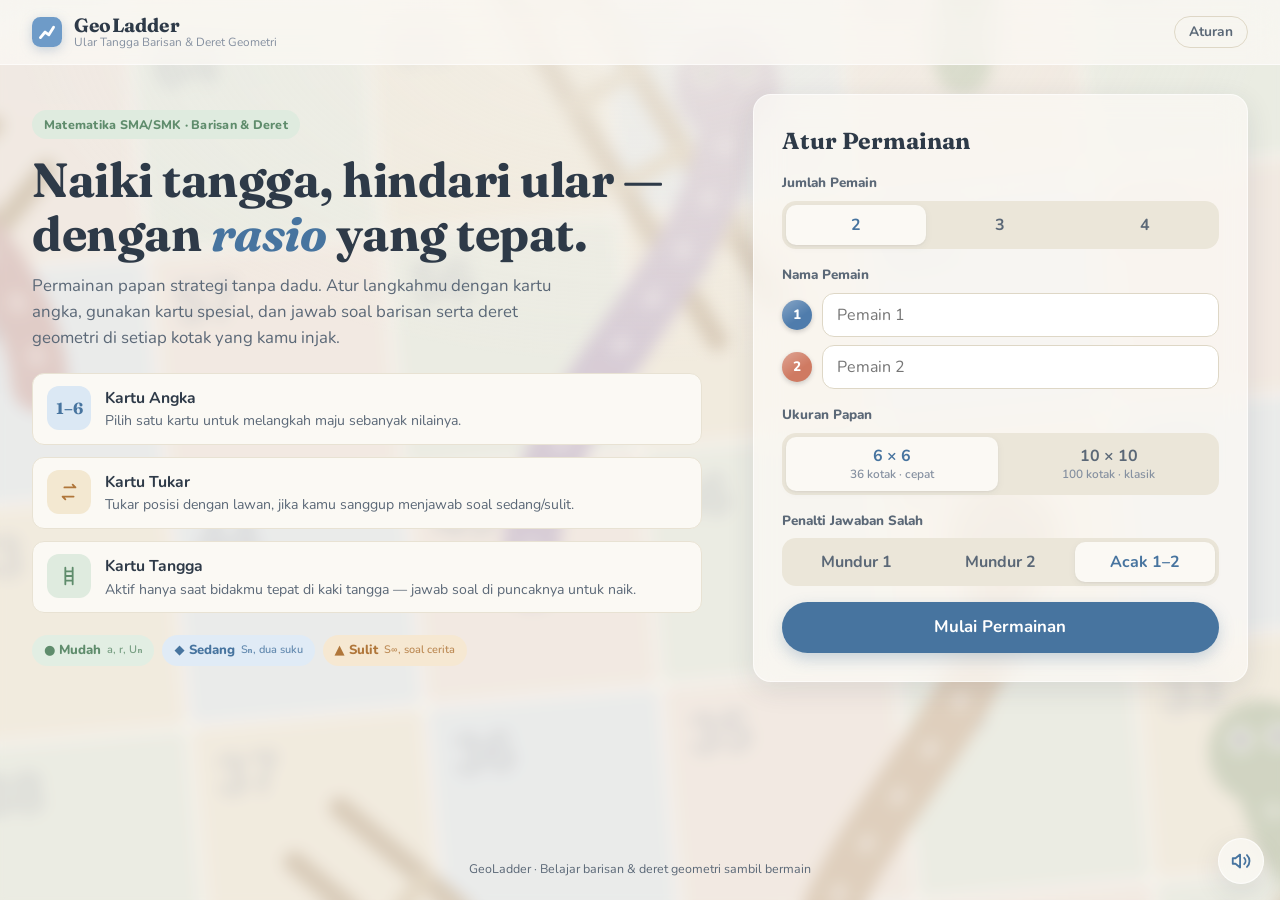
<file: index.html>
<!DOCTYPE html>
<html lang="id">
<head>
  <meta charset="UTF-8">
  <meta name="viewport" content="width=device-width, initial-scale=1, viewport-fit=cover">
  <title>GeoLadder — Ular Tangga Barisan &amp; Deret Geometri</title>
  <meta name="description" content="Permainan papan edukatif ular tangga untuk belajar barisan dan deret geometri. Tanpa dadu, strategi kartu, 2–4 pemain lokal.">
  <meta name="theme-color" content="#f3efe6">
  <link rel="icon" href="data:image/svg+xml,%3Csvg xmlns='http://www.w3.org/2000/svg' viewBox='0 0 32 32'%3E%3Crect width='32' height='32' rx='8' fill='%236e9bc8'/%3E%3Cpath d='M9 22l5-6 4 3 5-8' fill='none' stroke='white' stroke-width='3' stroke-linecap='round' stroke-linejoin='round'/%3E%3C/svg%3E">
  <link rel="preconnect" href="https://fonts.googleapis.com">
  <link rel="preconnect" href="https://fonts.gstatic.com" crossorigin>
  <link href="https://fonts.googleapis.com/css2?family=Fraunces:wght@600;700&family=Nunito:wght@400;600;700;800&display=swap" rel="stylesheet">
  <link rel="stylesheet" href="style.css">
  <link rel="stylesheet" href="teacher.css">
  <link rel="stylesheet" href="theme.css">
</head>
<body>
  <div id="boot-screen" class="boot" role="status" aria-live="polite">
    <div class="boot-card">
      <div class="spinner" aria-hidden="true"></div>
      <strong>GeoLadder</strong>
      <span id="boot-msg">Mengunduh soal terbaru…</span>
    </div>
  </div>
  <div id="app">
    <header class="topbar">
      <a class="brand" href="#" id="brand-link" aria-label="GeoLadder">
        <span class="brand-mark" aria-hidden="true">
          <svg viewBox="0 0 32 32" width="30" height="30"><rect width="32" height="32" rx="9" fill="#6e9bc8"/><path d="M9 22l5-6 4 3 5-8" fill="none" stroke="#fff" stroke-width="3" stroke-linecap="round" stroke-linejoin="round"/></svg>
        </span>
        <span class="brand-text">
          <strong>GeoLadder</strong>
          <small>Ular Tangga Barisan &amp; Deret Geometri</small>
        </span>
      </a>
      <nav class="topbar-actions" aria-label="Menu utama">
        <button class="btn btn-ghost btn-sm" id="btn-rules" type="button">Aturan</button>
        <button class="btn btn-ghost btn-sm is-hidden" id="btn-restart" type="button">Mulai Ulang</button>
        <button class="btn btn-ghost btn-sm is-hidden" id="btn-menu" type="button">Menu</button>
      </nav>
    </header>

    <main class="main">
      <!-- ================= LAYAR PENGATURAN ================= -->
      <section id="screen-setup" class="screen is-active" aria-labelledby="setup-title">
        <div class="setup-grid">
          <div class="setup-hero">
            <span class="eyebrow">Matematika SMA/SMK · Barisan &amp; Deret</span>
            <h1 id="setup-title">Naiki tangga, hindari ular — dengan <em>rasio</em> yang tepat.</h1>
            <p class="lead">
              Permainan papan strategi tanpa dadu. Atur langkahmu dengan kartu angka, gunakan kartu spesial,
              dan jawab soal barisan serta deret geometri di setiap kotak yang kamu injak.
            </p>

            <ul class="feature-list">
              <li>
                <span class="feature-icon fi-blue" aria-hidden="true">1–6</span>
                <div><strong>Kartu Angka</strong><p>Pilih satu kartu untuk melangkah maju sebanyak nilainya.</p></div>
              </li>
              <li>
                <span class="feature-icon fi-sand" aria-hidden="true">
                  <svg viewBox="0 0 24 24" width="22" height="22" fill="none" stroke="currentColor" stroke-width="2" stroke-linecap="round" stroke-linejoin="round"><path d="M7 7h12l-3-3"/><path d="M17 17H5l3 3"/></svg>
                </span>
                <div><strong>Kartu Tukar</strong><p>Tukar posisi dengan lawan, jika kamu sanggup menjawab soal sedang/sulit.</p></div>
              </li>
              <li>
                <span class="feature-icon fi-sage" aria-hidden="true">
                  <svg viewBox="0 0 24 24" width="22" height="22" fill="none" stroke="currentColor" stroke-width="2" stroke-linecap="round" stroke-linejoin="round"><path d="M8 3v18M16 3v18M8 7h8M8 12h8M8 17h8"/></svg>
                </span>
                <div><strong>Kartu Tangga</strong><p>Aktif hanya saat bidakmu tepat di kaki tangga — jawab soal di puncaknya untuk naik.</p></div>
              </li>
            </ul>

            <div class="level-legend" aria-label="Tingkat kesulitan kotak">
              <span class="chip-level lv-easy">● Mudah <small>a, r, Uₙ</small></span>
              <span class="chip-level lv-medium">◆ Sedang <small>Sₙ, dua suku</small></span>
              <span class="chip-level lv-hard">▲ Sulit <small>S∞, soal cerita</small></span>
            </div>
          </div>

          <div class="setup-card panel">
            <h2>Atur Permainan</h2>

            <div class="field">
              <span class="field-label">Jumlah Pemain</span>
              <div class="segmented" id="seg-count" role="radiogroup" aria-label="Jumlah pemain">
                <button type="button" class="seg" role="radio" data-value="2">2</button>
                <button type="button" class="seg" role="radio" data-value="3">3</button>
                <button type="button" class="seg" role="radio" data-value="4">4</button>
              </div>
            </div>

            <div class="field">
              <span class="field-label">Nama Pemain</span>
              <div id="name-fields" class="name-fields"></div>
            </div>

            <div class="field">
              <span class="field-label">Ukuran Papan</span>
              <div class="segmented segmented-wide" id="seg-board" role="radiogroup" aria-label="Ukuran papan">
                <button type="button" class="seg" role="radio" data-value="36"><b>6 × 6</b><small>36 kotak · cepat</small></button>
                <button type="button" class="seg" role="radio" data-value="100"><b>10 × 10</b><small>100 kotak · klasik</small></button>
              </div>
            </div>

            <div class="field">
              <span class="field-label">Penalti Jawaban Salah</span>
              <div class="segmented" id="seg-penalty" role="radiogroup" aria-label="Penalti jawaban salah">
                <button type="button" class="seg" role="radio" data-value="1">Mundur 1</button>
                <button type="button" class="seg" role="radio" data-value="2">Mundur 2</button>
                <button type="button" class="seg" role="radio" data-value="random">Acak 1–2</button>
              </div>
            </div>

            <button id="btn-start" class="btn btn-primary btn-lg btn-block" type="button">Mulai Permainan</button>
          </div>
        </div>
      </section>

      <!-- ================= LAYAR PERMAINAN ================= -->
      <section id="screen-game" class="screen" aria-label="Permainan">
        <div class="game-layout">
          <div class="board-column">
            <div id="board" class="board-host"></div>

            <div class="legend" aria-label="Keterangan papan">
              <span class="legend-item"><i class="lg-dot lv-easy">●</i> Mudah</span>
              <span class="legend-item"><i class="lg-dot lv-medium">◆</i> Sedang</span>
              <span class="legend-item"><i class="lg-dot lv-hard">▲</i> Sulit</span>
              <span class="legend-item">
                <svg viewBox="0 0 24 24" width="18" height="18" fill="none" stroke="#a3805a" stroke-width="2" stroke-linecap="round" aria-hidden="true"><path d="M8 3v18M16 3v18M8 7h8M8 12h8M8 17h8"/></svg>
                Tangga <small>(Kartu Tangga)</small>
              </span>
              <span class="legend-item">
                <svg viewBox="0 0 24 24" width="18" height="18" fill="none" stroke="#c98585" stroke-width="3" stroke-linecap="round" aria-hidden="true"><path d="M5 4c8 0 2 8 7 8s-1 8 7 8"/></svg>
                Ular <small>(jawab benar untuk lolos)</small>
              </span>
            </div>
          </div>

          <aside class="side-column" aria-label="Panel pemain">
            <div class="panel turn-panel" id="turn-panel"></div>
            <div class="panel hand-panel" id="hand-panel"></div>

            <div class="panel tabs-panel">
              <div class="tabs" role="tablist" aria-label="Informasi permainan">
                <button type="button" class="tab is-active" role="tab" data-tab="players" aria-selected="true">Pemain</button>
                <button type="button" class="tab" role="tab" data-tab="scores" aria-selected="false">Papan Skor</button>
                <button type="button" class="tab" role="tab" data-tab="history" aria-selected="false">Riwayat</button>
              </div>
              <div class="tab-body" id="tab-body" role="tabpanel"></div>
            </div>
          </aside>
        </div>
      </section>
    </main>

    <footer class="footer">
      <span>GeoLadder · Belajar barisan &amp; deret geometri sambil bermain</span>
    </footer>
  </div>

  <div id="toast-root" aria-live="polite" aria-atomic="false"></div>
  <div id="modal-root"></div>

  <script src="config.js"></script>
  <script src="utils.js"></script>
  <script src="audio.js"></script>
  <script src="background.js"></script>
  <script src="default_questions.js"></script>
  <script src="cloud.js"></script>
  <script src="questions.js"></script>
  <script src="board.js"></script>
  <script src="game.js"></script>
  <script src="ui.js"></script>
  <script src="teacher.js"></script>
  <script src="main.js"></script>
</body>
</html>
</file>
<file: style.css>
/* =========================================================
   GeoLadder — gaya antarmuka (palet lembut, nyaman di mata)
   ========================================================= */

:root {
  --bg: #f3efe6;
  --bg-2: #ebe6d9;
  --surface: #fbf9f4;
  --surface-2: #f6f2e9;
  --line: #ded7c6;
  --line-soft: #e8e2d3;

  --text: #2e3a48;
  --text-soft: #5b6877;
  --text-mute: #8590a0;

  --blue: #6e9bc8;
  --blue-soft: #dbe8f4;
  --blue-deep: #47749f;

  --sage: #8fb097;
  --sage-soft: #dfebdf;
  --sage-deep: #5f8c6c;

  --sand: #e3d2b0;
  --sand-soft: #f3e8d1;
  --sand-deep: #b0763a;

  --clay-soft: #f4e0d8;
  --clay-deep: #a9604b;

  --easy-bg: #e2eee3;
  --easy-fg: #5f8c6c;
  --medium-bg: #e0ebf6;
  --medium-fg: #47749f;
  --hard-bg: #f6e8d2;
  --hard-fg: #b0763a;

  --shadow-sm: 0 1px 2px rgba(46, 58, 72, 0.06), 0 2px 8px rgba(46, 58, 72, 0.05);
  --shadow-md: 0 8px 28px rgba(46, 58, 72, 0.11);
  --shadow-lg: 0 20px 60px rgba(46, 58, 72, 0.22);

  --radius: 18px;
  --radius-sm: 12px;

  --font: "Nunito", "Segoe UI", system-ui, -apple-system, "Helvetica Neue", Arial, sans-serif;
  --font-display: "Fraunces", Georgia, "Times New Roman", serif;
}

*,
*::before,
*::after {
  box-sizing: border-box;
}

html {
  -webkit-text-size-adjust: 100%;
}

body {
  margin: 0;
  font-family: var(--font);
  color: var(--text);
  line-height: 1.55;
  min-height: 100vh;
  background-color: var(--bg);
  background-image:
    radial-gradient(1100px 560px at 8% -8%, #e6eef5 0%, transparent 62%),
    radial-gradient(900px 480px at 100% 0%, #e7efe5 0%, transparent 58%);
  background-attachment: fixed;
}

body.has-modal {
  overflow: hidden;
}

h1, h2, h3, p {
  margin: 0;
}

button,
input {
  font-family: inherit;
  font-size: inherit;
  color: inherit;
}

button {
  cursor: pointer;
}

:focus-visible {
  outline: 3px solid rgba(110, 155, 200, 0.55);
  outline-offset: 2px;
}

.is-hidden {
  display: none !important;
}

sub, sup {
  line-height: 0;
}

/* ---------- Kerangka ---------- */

#app {
  min-height: 100vh;
  display: flex;
  flex-direction: column;
}

.topbar {
  display: flex;
  align-items: center;
  justify-content: space-between;
  gap: 12px;
  padding: 14px clamp(14px, 3vw, 32px);
}

.brand {
  display: flex;
  align-items: center;
  gap: 12px;
  text-decoration: none;
  color: inherit;
}

.brand-mark {
  display: grid;
  place-items: center;
  filter: drop-shadow(0 3px 6px rgba(71, 116, 159, 0.28));
}

.brand-text {
  display: flex;
  flex-direction: column;
  line-height: 1.15;
}

.brand-text strong {
  font-family: var(--font-display);
  font-size: 1.2rem;
  letter-spacing: 0.01em;
}

.brand-text small {
  color: var(--text-mute);
  font-size: 0.74rem;
}

.topbar-actions {
  display: flex;
  gap: 6px;
}

.main {
  flex: 1;
  width: 100%;
  max-width: 1280px;
  margin: 0 auto;
  padding: 4px clamp(14px, 3vw, 32px) 28px;
}

.footer {
  text-align: center;
  color: var(--text-mute);
  font-size: 0.78rem;
  padding: 14px 16px 22px;
}

.screen {
  display: none;
}

.screen.is-active {
  display: block;
  animation: screenIn 0.4s ease both;
}

/* ---------- Tombol ---------- */

.btn {
  display: inline-flex;
  align-items: center;
  justify-content: center;
  gap: 8px;
  border: 1px solid transparent;
  border-radius: 999px;
  padding: 10px 20px;
  font-weight: 700;
  line-height: 1.2;
  transition: transform 0.15s ease, box-shadow 0.2s ease, background 0.2s ease, border-color 0.2s ease, opacity 0.2s ease;
}

.btn:active:not(:disabled) {
  transform: translateY(1px) scale(0.99);
}

.btn:disabled {
  opacity: 0.5;
  cursor: not-allowed;
}

.btn-primary {
  background: var(--blue-deep);
  color: #fff;
  box-shadow: 0 6px 16px rgba(71, 116, 159, 0.28);
}

.btn-primary:hover:not(:disabled) {
  background: #3e6a94;
  box-shadow: 0 8px 20px rgba(71, 116, 159, 0.34);
}

.btn-soft {
  background: var(--blue-soft);
  color: var(--blue-deep);
}

.btn-soft:hover:not(:disabled) {
  background: #d0e0f0;
}

.btn-sand {
  background: var(--sand-soft);
  color: var(--sand-deep);
  border-color: var(--sand);
}

.btn-ghost {
  background: transparent;
  color: var(--text-soft);
  border-color: var(--line);
}

.btn-ghost:hover:not(:disabled) {
  background: var(--surface);
  color: var(--text);
}

.btn-sm {
  padding: 7px 14px;
  font-size: 0.86rem;
}

.btn-lg {
  padding: 14px 26px;
  font-size: 1.05rem;
}

.btn-block {
  width: 100%;
}

/* ---------- Panel umum ---------- */

.panel {
  background: var(--surface);
  border: 1px solid var(--line-soft);
  border-radius: var(--radius);
  box-shadow: var(--shadow-sm);
  padding: 16px;
}

.panel-title {
  display: flex;
  align-items: baseline;
  justify-content: space-between;
  gap: 8px;
  margin-bottom: 10px;
  font-weight: 800;
  font-size: 0.95rem;
}

.panel-title small {
  color: var(--text-mute);
  font-weight: 600;
}

/* ---------- Chip tingkat ---------- */

.lv-easy {
  --lv-bg: var(--easy-bg);
  --lv-fg: var(--easy-fg);
}

.lv-medium {
  --lv-bg: var(--medium-bg);
  --lv-fg: var(--medium-fg);
}

.lv-hard {
  --lv-bg: var(--hard-bg);
  --lv-fg: var(--hard-fg);
}

.chip-level {
  display: inline-flex;
  align-items: center;
  gap: 6px;
  padding: 5px 12px;
  border-radius: 999px;
  background: var(--lv-bg);
  color: var(--lv-fg);
  font-weight: 800;
  font-size: 0.82rem;
  white-space: nowrap;
}

.chip-level small {
  font-weight: 600;
  opacity: 0.8;
}

.chip-sm {
  padding: 3px 9px;
  font-size: 0.78rem;
}

/* =========================================================
   LAYAR PENGATURAN
   ========================================================= */

.setup-grid {
  display: grid;
  grid-template-columns: minmax(0, 1.15fr) minmax(0, 0.85fr);
  gap: clamp(20px, 4vw, 52px);
  align-items: center;
  padding-top: clamp(4px, 2vw, 26px);
}

.eyebrow {
  display: inline-block;
  padding: 5px 12px;
  border-radius: 999px;
  background: var(--sage-soft);
  color: var(--sage-deep);
  font-weight: 800;
  font-size: 0.78rem;
  letter-spacing: 0.02em;
}

.setup-hero h1 {
  font-family: var(--font-display);
  font-size: clamp(1.9rem, 4.2vw, 3rem);
  line-height: 1.12;
  margin: 14px 0 12px;
  letter-spacing: -0.01em;
}

.setup-hero h1 em {
  font-style: italic;
  color: var(--blue-deep);
}

.lead {
  color: var(--text-soft);
  font-size: 1.05rem;
  max-width: 54ch;
}

.feature-list {
  list-style: none;
  margin: 22px 0;
  padding: 0;
  display: grid;
  gap: 12px;
}

.feature-list li {
  display: flex;
  gap: 14px;
  align-items: flex-start;
  background: var(--surface);
  border: 1px solid var(--line-soft);
  border-radius: var(--radius-sm);
  padding: 12px 14px;
}

.feature-list strong {
  display: block;
  font-size: 0.98rem;
}

.feature-list p {
  color: var(--text-soft);
  font-size: 0.88rem;
}

.feature-icon {
  flex: none;
  width: 44px;
  height: 44px;
  border-radius: 12px;
  display: grid;
  place-items: center;
  font-family: var(--font-display);
  font-weight: 700;
}

.fi-blue { background: var(--blue-soft); color: var(--blue-deep); }
.fi-sand { background: var(--sand-soft); color: var(--sand-deep); }
.fi-sage { background: var(--sage-soft); color: var(--sage-deep); }

.level-legend {
  display: flex;
  flex-wrap: wrap;
  gap: 8px;
}

.setup-card {
  padding: clamp(18px, 3vw, 28px);
  box-shadow: var(--shadow-md);
}

.setup-card h2 {
  font-family: var(--font-display);
  font-size: 1.45rem;
  margin-bottom: 14px;
}

.field {
  margin-bottom: 16px;
}

.field-label {
  display: block;
  font-weight: 800;
  font-size: 0.84rem;
  color: var(--text-soft);
  margin-bottom: 7px;
}

.segmented {
  display: flex;
  gap: 4px;
  padding: 4px;
  background: var(--bg-2);
  border-radius: 14px;
}

.seg {
  flex: 1;
  border: 0;
  background: transparent;
  border-radius: 10px;
  padding: 9px 8px;
  font-weight: 700;
  color: var(--text-soft);
  transition: background 0.2s ease, color 0.2s ease, box-shadow 0.2s ease;
}

.seg:hover {
  color: var(--text);
}

.seg.is-active {
  background: var(--surface);
  color: var(--blue-deep);
  box-shadow: var(--shadow-sm);
}

.segmented-wide .seg {
  display: flex;
  flex-direction: column;
  align-items: center;
  gap: 1px;
  line-height: 1.25;
}

.segmented-wide .seg small {
  font-weight: 600;
  font-size: 0.74rem;
  color: var(--text-mute);
}

.name-fields {
  display: grid;
  gap: 8px;
}

.name-row {
  display: flex;
  align-items: center;
  gap: 10px;
}

.pawn-dot {
  flex: none;
  width: 30px;
  height: 30px;
  border-radius: 50%;
  display: grid;
  place-items: center;
  color: #fff;
  font-weight: 800;
  font-size: 0.85rem;
  background: linear-gradient(145deg, rgba(255, 255, 255, 0.32), rgba(255, 255, 255, 0) 60%), var(--pc);
  box-shadow: 0 2px 5px rgba(0, 0, 0, 0.18);
}

.input {
  flex: 1;
  min-width: 0;
  border: 1.5px solid var(--line);
  background: #fff;
  border-radius: 12px;
  padding: 10px 14px;
  transition: border-color 0.2s ease, box-shadow 0.2s ease;
}

.input:focus {
  outline: none;
  border-color: var(--blue);
  box-shadow: 0 0 0 4px rgba(110, 155, 200, 0.18);
}

/* =========================================================
   LAYAR PERMAINAN
   ========================================================= */

.game-layout {
  display: grid;
  grid-template-columns: minmax(0, 1fr) 390px;
  gap: 22px;
  align-items: start;
}

.board-column {
  display: flex;
  flex-direction: column;
  align-items: center;
  gap: 12px;
  min-width: 0;
}

.board-host {
  width: min(100%, calc(100vh - 150px));
  min-width: 280px;
}

/* ---------- Papan ---------- */

.board {
  position: relative;
  width: 100%;
  aspect-ratio: 1 / 1;
  padding: 10px;
  background: var(--surface);
  border: 1px solid var(--line);
  border-radius: 24px;
  box-shadow: var(--shadow-md);
}

.board-inner {
  position: relative;
  width: 100%;
  height: 100%;
}

.board-grid {
  display: grid;
  grid-template-columns: repeat(var(--cols), minmax(0, 1fr));
  grid-template-rows: repeat(var(--rows), minmax(0, 1fr));
  width: 100%;
  height: 100%;
}

.cell {
  padding: 2px;
  min-width: 0;
  min-height: 0;
  container-type: inline-size;
}

.cell-face {
  position: relative;
  width: 100%;
  height: 100%;
  border-radius: 12px;
  border-radius: clamp(5px, 14cqw, 13px);
  background: var(--lv-bg, var(--surface-2));
  border: 1px solid rgba(46, 58, 72, 0.07);
  color: var(--text);
  overflow: hidden;
  transition: box-shadow 0.25s ease, transform 0.25s ease, background 0.25s ease;
}

.cell-face.is-start {
  background: var(--blue-soft);
}

.cell-face.is-finish {
  background: linear-gradient(145deg, var(--sand-soft), var(--sand));
  border-color: rgba(176, 118, 58, 0.35);
}

.cell-num {
  position: absolute;
  left: 9%;
  top: 6%;
  font-weight: 800;
  font-size: 12px;
  font-size: clamp(9px, 25cqw, 19px);
  color: rgba(46, 58, 72, 0.78);
}

.cell-level {
  position: absolute;
  right: 9%;
  top: 6%;
  font-size: 11px;
  font-size: clamp(8px, 21cqw, 16px);
  color: var(--lv-fg);
  line-height: 1.2;
}

.cell-label {
  position: absolute;
  left: 0;
  right: 0;
  bottom: 12%;
  text-align: center;
  font-weight: 800;
  letter-spacing: 0.06em;
  font-size: 9px;
  font-size: clamp(7px, 16cqw, 12px);
  color: var(--blue-deep);
}

.is-finish .cell-label {
  color: var(--sand-deep);
}

.cell-tag {
  position: absolute;
  left: 50%;
  bottom: 7%;
  transform: translateX(-50%);
  padding: 1px 7px;
  border-radius: 999px;
  font-weight: 800;
  white-space: nowrap;
  font-size: 9px;
  font-size: clamp(7px, 17cqw, 13px);
  line-height: 1.35;
}

.tag-ladder {
  background: rgba(163, 128, 90, 0.17);
  color: #7d5e3b;
}

.tag-snake {
  background: rgba(201, 133, 133, 0.22);
  color: #9a5252;
}

.tag-top {
  background: rgba(163, 128, 90, 0.12);
  color: #8a6c48;
  font-weight: 700;
}

.cell-face.is-landed {
  animation: landed 0.7s ease;
}

.cell-face.is-preview {
  box-shadow: 0 0 0 3px var(--blue), 0 6px 18px rgba(71, 116, 159, 0.28);
  transform: scale(1.04);
  z-index: 2;
  animation: previewPulse 1.4s ease-in-out infinite;
}

.cell-face.is-preview-to {
  box-shadow: 0 0 0 3px var(--sage-deep), 0 6px 18px rgba(95, 140, 108, 0.3);
}

.board-svg {
  position: absolute;
  inset: 0;
  width: 100%;
  height: 100%;
  pointer-events: none;
}

.ladder {
  transition: opacity 0.2s ease;
}

.ladder.is-hl line {
  stroke: #7d5e3b;
}

.pawn-layer {
  position: absolute;
  inset: 0;
  pointer-events: none;
}

.pawn {
  position: absolute;
  left: 0;
  top: 0;
  width: calc(100% / var(--cols) * 0.46);
  aspect-ratio: 1 / 1;
  z-index: 3;
  container-type: inline-size;
  transition:
    left var(--move-ms, 300ms) cubic-bezier(0.4, 0, 0.2, 1),
    top var(--move-ms, 300ms) cubic-bezier(0.4, 0, 0.2, 1),
    transform var(--move-ms, 300ms) cubic-bezier(0.4, 0, 0.2, 1);
}

.pawn.is-active {
  z-index: 5;
}

.pawn-hop,
.pawn-body {
  width: 100%;
  height: 100%;
}

.pawn-body {
  border-radius: 50%;
  display: grid;
  place-items: center;
  color: #fff;
  font-weight: 800;
  font-size: 12px;
  font-size: clamp(9px, 46cqw, 22px);
  background: linear-gradient(145deg, rgba(255, 255, 255, 0.34), rgba(255, 255, 255, 0) 60%), var(--pc);
  border: 2px solid #fff;
  box-shadow: 0 3px 8px rgba(46, 58, 72, 0.32);
}

.pawn.is-active .pawn-body {
  animation: pawnPulse 1.9s ease-in-out infinite;
}

.pawn-hop.is-hop {
  animation: hop 0.28s ease-out;
}

/* ---------- Legenda ---------- */

.legend {
  display: flex;
  flex-wrap: wrap;
  justify-content: center;
  gap: 8px 16px;
  font-size: 0.82rem;
  color: var(--text-soft);
  font-weight: 600;
}

.legend-item {
  display: inline-flex;
  align-items: center;
  gap: 6px;
}

.legend-item small {
  color: var(--text-mute);
  font-weight: 600;
}

.lg-dot {
  font-style: normal;
  display: inline-grid;
  place-items: center;
  width: 22px;
  height: 22px;
  border-radius: 7px;
  background: var(--lv-bg);
  color: var(--lv-fg);
  font-size: 0.7rem;
}

/* ---------- Panel samping ---------- */

.side-column {
  display: flex;
  flex-direction: column;
  gap: 14px;
  min-width: 0;
}

.turn-panel {
  position: relative;
  overflow: hidden;
}

.turn-panel::before {
  content: "";
  position: absolute;
  left: 0;
  top: 0;
  bottom: 0;
  width: 6px;
  background: var(--pc, var(--blue));
}

.turn-head {
  display: flex;
  align-items: center;
  gap: 12px;
  padding-left: 6px;
}

.turn-head .pawn-dot {
  width: 40px;
  height: 40px;
  font-size: 1rem;
}

.turn-title {
  font-weight: 800;
  font-size: 1.12rem;
  line-height: 1.2;
}

.turn-sub {
  color: var(--text-mute);
  font-size: 0.82rem;
  font-weight: 600;
}

.turn-hint {
  margin: 10px 0 0 6px;
  padding: 9px 12px;
  border-radius: 12px;
  background: var(--surface-2);
  border: 1px dashed var(--line);
  color: var(--text-soft);
  font-size: 0.88rem;
  min-height: 42px;
}

.turn-hint b {
  color: var(--text);
}

/* ---------- Kartu ---------- */

.hand-row {
  display: flex;
  flex-wrap: wrap;
  gap: 10px;
  padding: 14px 2px 10px;
}

.card-num {
  position: relative;
  width: 62px;
  height: 88px;
  border-radius: 14px;
  border: 2px solid var(--line);
  background: linear-gradient(180deg, #ffffff, #f7f4ec);
  color: var(--text);
  font-family: var(--font-display);
  box-shadow: var(--shadow-sm);
  padding: 0;
  transition: transform 0.2s cubic-bezier(0.3, 1.5, 0.5, 1), box-shadow 0.2s ease, border-color 0.2s ease, opacity 0.2s ease;
}

.card-num .val {
  position: absolute;
  inset: 0 0 14px;
  display: grid;
  place-items: center;
  font-size: 2.1rem;
  font-weight: 700;
}

.card-num .corner {
  position: absolute;
  font-size: 0.72rem;
  font-weight: 800;
  color: var(--text-mute);
}

.card-num .corner.tl { left: 7px; top: 5px; }
.card-num .corner.br { right: 7px; top: 5px; }

.card-num .pips {
  position: absolute;
  left: 0;
  right: 0;
  bottom: 8px;
  display: flex;
  justify-content: center;
  gap: 3px;
}

.card-num .pips i {
  width: 5px;
  height: 5px;
  border-radius: 50%;
  background: var(--blue);
  opacity: 0.8;
}

.card-num:hover:not(.is-disabled):not(.is-locked) {
  transform: translateY(-5px);
  border-color: var(--blue);
}

.card-num.is-selected {
  transform: translateY(-14px) scale(1.05);
  border-color: var(--blue-deep);
  box-shadow: 0 14px 26px rgba(71, 116, 159, 0.28);
}

.card-num.is-disabled,
.card-num.is-locked {
  opacity: 0.45;
  cursor: not-allowed;
  filter: grayscale(0.35);
}

.card-num.is-locked {
  cursor: progress;
}

.card-num.is-played {
  animation: cardPlay 0.32s ease forwards;
}

.hand-row.deal .card-num {
  animation: cardDeal 0.42s cubic-bezier(0.3, 1.3, 0.5, 1) both;
  animation-delay: calc(var(--i) * 60ms);
}

.special-row {
  display: grid;
  grid-template-columns: 1fr 1fr;
  gap: 10px;
}

.card-sp {
  position: relative;
  display: flex;
  align-items: center;
  gap: 10px;
  text-align: left;
  padding: 10px 12px;
  border-radius: 14px;
  border: 2px solid var(--sp-line);
  background: var(--sp-bg);
  color: var(--sp-fg);
  transition: transform 0.2s cubic-bezier(0.3, 1.5, 0.5, 1), box-shadow 0.2s ease, opacity 0.2s ease;
}

.card-sp.sp-swap {
  --sp-bg: var(--blue-soft);
  --sp-fg: var(--blue-deep);
  --sp-line: #b9d1e8;
}

.card-sp.sp-ladder {
  --sp-bg: var(--sage-soft);
  --sp-fg: var(--sage-deep);
  --sp-line: #bdd5c1;
}

.card-sp strong {
  display: block;
  font-size: 0.9rem;
  line-height: 1.2;
}

.card-sp small {
  display: block;
  font-size: 0.72rem;
  font-weight: 600;
  opacity: 0.82;
  line-height: 1.3;
}

.card-sp .sp-count {
  margin-left: auto;
  font-weight: 800;
  font-size: 0.85rem;
  background: rgba(255, 255, 255, 0.75);
  border-radius: 999px;
  padding: 2px 8px;
}

.card-sp:hover:not(.is-disabled):not(.is-locked) {
  transform: translateY(-3px);
}

.card-sp.is-selected {
  transform: translateY(-6px);
  box-shadow: 0 10px 22px rgba(46, 58, 72, 0.16);
  border-color: var(--sp-fg);
}

.card-sp.is-disabled,
.card-sp.is-locked {
  opacity: 0.45;
  cursor: not-allowed;
  filter: grayscale(0.3);
}

.card-sp.is-played {
  animation: cardPlay 0.32s ease forwards;
}

.hand-actions {
  display: flex;
  flex-direction: column;
  gap: 8px;
  margin-top: 12px;
}

/* ---------- Tab ---------- */

.tabs-panel {
  padding: 10px 12px 14px;
}

.tabs {
  display: flex;
  gap: 4px;
  padding: 4px;
  background: var(--bg-2);
  border-radius: 14px;
  margin-bottom: 12px;
}

.tab {
  flex: 1;
  border: 0;
  background: transparent;
  border-radius: 10px;
  padding: 8px 6px;
  font-weight: 700;
  font-size: 0.86rem;
  color: var(--text-soft);
  transition: background 0.2s ease, color 0.2s ease;
}

.tab.is-active {
  background: var(--surface);
  color: var(--blue-deep);
  box-shadow: var(--shadow-sm);
}

.tab-body {
  max-height: 340px;
  overflow-y: auto;
  padding: 2px 4px 2px 2px;
  scrollbar-width: thin;
  scrollbar-color: var(--line) transparent;
}

.pl-card {
  background: var(--surface-2);
  border: 1.5px solid var(--line-soft);
  border-radius: 14px;
  padding: 10px 12px;
  margin-bottom: 8px;
  transition: border-color 0.25s ease, background 0.25s ease, transform 0.25s ease;
}

.pl-card.is-turn {
  border-color: var(--pc);
  background: #fff;
  transform: translateX(3px);
}

.pl-top {
  display: flex;
  align-items: center;
  gap: 10px;
}

.pl-name {
  flex: 1;
  min-width: 0;
  display: flex;
  flex-direction: column;
  line-height: 1.25;
}

.pl-name strong {
  overflow: hidden;
  text-overflow: ellipsis;
  white-space: nowrap;
}

.pl-name small,
.pl-score small {
  color: var(--text-mute);
  font-weight: 600;
  font-size: 0.76rem;
}

.pl-score {
  display: flex;
  flex-direction: column;
  align-items: flex-end;
  line-height: 1.1;
}

.pl-score b {
  font-family: var(--font-display);
  font-size: 1.25rem;
}

.progress {
  height: 6px;
  border-radius: 999px;
  background: var(--bg-2);
  margin: 9px 0 7px;
  overflow: hidden;
}

.progress i {
  display: block;
  height: 100%;
  border-radius: 999px;
  background: var(--pc);
  transition: width 0.5s ease;
}

.pl-meta {
  display: flex;
  flex-wrap: wrap;
  gap: 4px 12px;
  font-size: 0.78rem;
  font-weight: 700;
  color: var(--text-soft);
}

.pl-meta span {
  display: inline-flex;
  align-items: center;
  gap: 4px;
}

.pl-meta .streak {
  color: var(--sand-deep);
}

.score-table {
  width: 100%;
  border-collapse: collapse;
  font-size: 0.86rem;
}

.score-table th {
  text-align: left;
  color: var(--text-mute);
  font-weight: 700;
  font-size: 0.74rem;
  padding: 4px 6px 8px;
}

.score-table td {
  padding: 9px 6px;
  border-top: 1px solid var(--line-soft);
}

.score-table .num {
  text-align: right;
  font-variant-numeric: tabular-nums;
}

.score-table .who {
  display: flex;
  align-items: center;
  gap: 8px;
  font-weight: 700;
}

.score-table .pawn-dot {
  width: 22px;
  height: 22px;
  font-size: 0.7rem;
}

.empty {
  text-align: center;
  color: var(--text-mute);
  padding: 22px 10px;
  font-size: 0.9rem;
}

/* ---------- Riwayat ---------- */

.hist-item {
  border: 1.5px solid var(--line-soft);
  border-left: 5px solid var(--sage);
  border-radius: 12px;
  background: var(--surface-2);
  margin-bottom: 8px;
  overflow: hidden;
}

.hist-item.bad {
  border-left-color: #cf9a86;
}

.hist-item summary {
  list-style: none;
  display: flex;
  align-items: center;
  gap: 9px;
  padding: 9px 10px;
  cursor: pointer;
}

.hist-item summary::-webkit-details-marker {
  display: none;
}

.hist-main {
  flex: 1;
  min-width: 0;
  display: flex;
  flex-direction: column;
  line-height: 1.25;
}

.hist-main strong {
  font-size: 0.88rem;
}

.hist-main small {
  color: var(--text-mute);
  font-size: 0.74rem;
  font-weight: 600;
  overflow: hidden;
  text-overflow: ellipsis;
  white-space: nowrap;
}

.hist-res {
  font-weight: 800;
  font-size: 0.86rem;
}

.hist-item.ok .hist-res { color: var(--sage-deep); }
.hist-item.bad .hist-res { color: var(--clay-deep); }

.hist-body {
  padding: 4px 12px 12px;
  font-size: 0.86rem;
  color: var(--text-soft);
  display: grid;
  gap: 7px;
}

.hist-body .hist-q {
  color: var(--text);
}

.hist-body b.k {
  color: var(--text);
}

/* =========================================================
   MODAL
   ========================================================= */

.modal-overlay {
  position: fixed;
  inset: 0;
  z-index: 50;
  display: flex;
  align-items: center;
  justify-content: center;
  padding: 16px;
  background: rgba(46, 58, 72, 0);
  backdrop-filter: blur(0px);
  -webkit-backdrop-filter: blur(0px);
  transition: background 0.2s ease, backdrop-filter 0.2s ease;
}

.modal-overlay.is-open {
  background: rgba(46, 58, 72, 0.42);
  backdrop-filter: blur(3px);
  -webkit-backdrop-filter: blur(3px);
}

.modal {
  width: min(640px, 100%);
  max-height: calc(100vh - 32px);
  overflow-y: auto;
  background: var(--surface);
  border-radius: 22px;
  box-shadow: var(--shadow-lg);
  padding: clamp(18px, 3vw, 28px);
  opacity: 0;
  transform: translateY(14px) scale(0.97);
  transition: opacity 0.22s ease, transform 0.26s cubic-bezier(0.3, 1.3, 0.5, 1);
}

.modal-overlay.is-open .modal {
  opacity: 1;
  transform: none;
}

.modal-narrow {
  width: min(460px, 100%);
}

.modal h3 {
  font-family: var(--font-display);
  font-size: 1.35rem;
  margin-bottom: 8px;
}

.modal .modal-text {
  color: var(--text-soft);
}

.modal-actions {
  display: flex;
  flex-wrap: wrap;
  justify-content: flex-end;
  gap: 8px;
  margin-top: 18px;
}

/* ---------- Soal ---------- */

.q-head {
  display: flex;
  align-items: center;
  gap: 12px;
  margin-bottom: 16px;
}

.q-who {
  flex: 1;
  min-width: 0;
  display: flex;
  flex-direction: column;
  line-height: 1.25;
}

.q-who small {
  color: var(--text-mute);
  font-weight: 600;
}

.q-text {
  font-size: 1.12rem;
  line-height: 1.6;
  padding: 16px 18px;
  background: var(--surface-2);
  border: 1px solid var(--line-soft);
  border-radius: 14px;
  margin-bottom: 14px;
}

.q-options {
  display: grid;
  gap: 8px;
}

.opt {
  display: flex;
  align-items: center;
  gap: 12px;
  width: 100%;
  text-align: left;
  padding: 11px 14px;
  border-radius: 14px;
  border: 2px solid var(--line);
  background: #fff;
  transition: border-color 0.18s ease, background 0.18s ease, transform 0.15s ease, opacity 0.2s ease;
}

.opt:hover:not(:disabled) {
  border-color: var(--blue);
  transform: translateX(3px);
}

.opt-key {
  flex: none;
  width: 30px;
  height: 30px;
  border-radius: 9px;
  display: grid;
  place-items: center;
  font-weight: 800;
  font-size: 0.86rem;
  background: var(--bg-2);
  color: var(--text-soft);
  transition: background 0.18s ease, color 0.18s ease;
}

.opt-text {
  flex: 1;
  font-size: 1.02rem;
}

.opt.is-picked {
  border-color: var(--blue-deep);
  background: var(--blue-soft);
}

.opt.is-picked .opt-key {
  background: var(--blue-deep);
  color: #fff;
}

.opt.is-correct {
  border-color: var(--sage-deep);
  background: var(--sage-soft);
  animation: popIn 0.4s ease;
}

.opt.is-correct .opt-key {
  background: var(--sage-deep);
  color: #fff;
}

.opt.is-wrong {
  border-color: #cf9a86;
  background: var(--clay-soft);
  animation: shake 0.4s ease;
}

.opt.is-wrong .opt-key {
  background: var(--clay-deep);
  color: #fff;
}

.opt.is-dim {
  opacity: 0.55;
}

.opt:disabled {
  cursor: default;
}

.q-actions {
  margin-top: 16px;
  display: flex;
  justify-content: flex-end;
  align-items: center;
  gap: 10px;
}

.q-actions .kbd-hint {
  margin-right: auto;
  color: var(--text-mute);
  font-size: 0.78rem;
  font-weight: 600;
}

.feedback {
  margin-top: 16px;
  padding: 14px 16px;
  border-radius: 14px;
  border: 1.5px solid;
  animation: fadeUp 0.35s ease both;
}

.feedback.is-correct {
  background: var(--sage-soft);
  border-color: #bdd5c1;
}

.feedback.is-wrong {
  background: var(--clay-soft);
  border-color: #e6c5b8;
}

.fb-title {
  font-weight: 800;
  font-size: 1.05rem;
}

.is-correct .fb-title { color: var(--sage-deep); }
.is-wrong .fb-title { color: var(--clay-deep); }

.fb-points {
  font-weight: 800;
  color: var(--sage-deep);
  font-size: 0.92rem;
}

.fb-conseq {
  margin-top: 4px;
  font-weight: 600;
}

.fb-bonus {
  margin-top: 6px;
  display: inline-block;
  padding: 3px 10px;
  border-radius: 999px;
  background: #fff;
  color: var(--sand-deep);
  font-weight: 800;
  font-size: 0.84rem;
}

.fb-explain {
  margin-top: 10px;
  padding-top: 10px;
  border-top: 1px dashed rgba(46, 58, 72, 0.18);
  font-size: 0.94rem;
  color: var(--text-soft);
}

.fb-explain strong {
  display: block;
  color: var(--text);
  margin-bottom: 2px;
}

/* ---------- Pilih target ---------- */

.target-list {
  display: grid;
  gap: 8px;
  margin-top: 14px;
}

.target-btn {
  display: flex;
  align-items: center;
  gap: 12px;
  width: 100%;
  text-align: left;
  padding: 10px 14px;
  border-radius: 14px;
  border: 2px solid var(--line);
  background: #fff;
  transition: border-color 0.18s ease, transform 0.15s ease;
}

.target-btn:hover {
  border-color: var(--blue);
  transform: translateX(3px);
}

.target-btn .t-info {
  flex: 1;
  display: flex;
  flex-direction: column;
  line-height: 1.25;
}

.target-btn small {
  color: var(--text-mute);
  font-weight: 600;
}

.target-btn .t-swap {
  font-weight: 800;
  color: var(--blue-deep);
  font-size: 0.86rem;
  white-space: nowrap;
}

/* ---------- Pemenang & aturan ---------- */

.winner {
  text-align: center;
}

.winner .trophy {
  width: 76px;
  height: 76px;
  margin: 0 auto 8px;
  display: grid;
  place-items: center;
  border-radius: 50%;
  background: linear-gradient(145deg, var(--sand-soft), var(--sand));
  color: var(--sand-deep);
  animation: trophy 1.2s ease both;
}

.winner h3 {
  font-size: 1.7rem;
}

.winner .rank-table {
  margin: 16px 0 4px;
  text-align: left;
}

.rules-grid {
  display: grid;
  gap: 10px;
  margin-top: 12px;
}

.rule {
  display: flex;
  gap: 12px;
  align-items: flex-start;
  padding: 10px 12px;
  background: var(--surface-2);
  border: 1px solid var(--line-soft);
  border-radius: 14px;
  font-size: 0.92rem;
  color: var(--text-soft);
}

.rule strong {
  display: block;
  color: var(--text);
}

.rule .rule-no {
  flex: none;
  width: 28px;
  height: 28px;
  border-radius: 9px;
  display: grid;
  place-items: center;
  font-weight: 800;
  font-size: 0.85rem;
  background: var(--blue-soft);
  color: var(--blue-deep);
}

/* ---------- Toast ---------- */

#toast-root {
  position: fixed;
  left: 50%;
  bottom: 18px;
  transform: translateX(-50%);
  z-index: 70;
  display: flex;
  flex-direction: column;
  align-items: center;
  gap: 8px;
  pointer-events: none;
  width: min(92vw, 420px);
}

.toast {
  padding: 9px 16px;
  border-radius: 999px;
  background: var(--text);
  color: #fff;
  font-weight: 700;
  font-size: 0.88rem;
  box-shadow: var(--shadow-md);
  animation: toastIn 0.3s ease both;
  text-align: center;
}

.toast.good { background: var(--sage-deep); }
.toast.warn { background: #a8693f; }

.toast.is-out {
  animation: toastOut 0.25s ease forwards;
}

/* =========================================================
   ANIMASI
   ========================================================= */

@keyframes screenIn {
  from { opacity: 0; transform: translateY(10px); }
  to { opacity: 1; transform: none; }
}

@keyframes fadeUp {
  from { opacity: 0; transform: translateY(8px); }
  to { opacity: 1; transform: none; }
}

@keyframes popIn {
  0% { transform: scale(0.97); }
  60% { transform: scale(1.025); }
  100% { transform: scale(1); }
}

@keyframes shake {
  0%, 100% { transform: translateX(0); }
  25% { transform: translateX(-5px); }
  75% { transform: translateX(5px); }
}

@keyframes hop {
  0% { transform: translateY(0) scale(1); }
  45% { transform: translateY(-48%) scale(1.1); }
  100% { transform: translateY(0) scale(1); }
}

@keyframes landed {
  0% { box-shadow: 0 0 0 0 rgba(110, 155, 200, 0.7); }
  100% { box-shadow: 0 0 0 14px rgba(110, 155, 200, 0); }
}

@keyframes previewPulse {
  0%, 100% { transform: scale(1.04); }
  50% { transform: scale(1.09); }
}

@keyframes pawnPulse {
  0%, 100% { box-shadow: 0 3px 8px rgba(46, 58, 72, 0.32), 0 0 0 0 rgba(255, 255, 255, 0); }
  50% { box-shadow: 0 3px 8px rgba(46, 58, 72, 0.32), 0 0 0 6px rgba(255, 255, 255, 0.55); }
}

@keyframes cardDeal {
  from { opacity: 0; transform: translateY(-26px) rotate(-6deg) scale(0.9); }
  to { opacity: 1; transform: none; }
}

@keyframes cardPlay {
  0% { transform: translateY(-14px) scale(1.05); opacity: 1; }
  100% { transform: translateY(-46px) scale(1.12); opacity: 0; }
}

@keyframes toastIn {
  from { opacity: 0; transform: translateY(12px) scale(0.96); }
  to { opacity: 1; transform: none; }
}

@keyframes toastOut {
  to { opacity: 0; transform: translateY(-6px); }
}

@keyframes trophy {
  0% { transform: scale(0.4) rotate(-20deg); opacity: 0; }
  60% { transform: scale(1.12) rotate(6deg); opacity: 1; }
  100% { transform: scale(1) rotate(0); }
}

/* =========================================================
   RESPONSIF
   ========================================================= */

@media (max-width: 1060px) {
  .game-layout {
    grid-template-columns: minmax(0, 1fr) 340px;
    gap: 16px;
  }
}

@media (max-width: 900px) {
  .setup-grid {
    grid-template-columns: 1fr;
  }

  .game-layout {
    grid-template-columns: 1fr;
  }

  .board-host {
    width: min(100%, 640px);
  }

  .tab-body {
    max-height: 420px;
  }
}

@media (max-width: 560px) {
  .brand-text small {
    display: none;
  }

  .topbar-actions .btn {
    padding: 6px 11px;
  }

  .board {
    padding: 6px;
    border-radius: 18px;
  }

  .board-host {
    min-width: 0;
  }

  .card-num {
    width: 54px;
    height: 78px;
  }

  .card-num .val {
    font-size: 1.8rem;
  }

  .hand-row {
    gap: 8px;
  }

  .special-row {
    grid-template-columns: 1fr;
  }

  .modal-overlay {
    align-items: flex-end;
    padding: 8px;
  }

  .q-text {
    font-size: 1.04rem;
  }

  .q-actions .kbd-hint {
    display: none;
  }
}

@media (prefers-reduced-motion: reduce) {
  *,
  *::before,
  *::after {
    animation-duration: 0.01ms !important;
    animation-iteration-count: 1 !important;
    transition-duration: 0.01ms !important;
  }
}
</file>
<file: teacher.css>
/* =========================================================
   Mode Guru — panel bank soal & penanda mode
   ========================================================= */

.modal-wide {
  width: min(900px, 100%);
}

.pin-input {
  width: 100%;
  margin-top: 6px;
  letter-spacing: 0.3em;
  text-align: center;
  font-size: 1.2rem;
}

.pin-error {
  min-height: 1.3em;
  margin: 8px 0 0;
  color: var(--clay-deep);
  font-weight: 700;
  font-size: 0.9rem;
}

.tp-head {
  display: flex;
  flex-wrap: wrap;
  gap: 10px 16px;
  align-items: flex-start;
  justify-content: space-between;
}

.tp-head h3 {
  margin: 0 0 4px;
}

.tp-head .modal-text {
  margin: 0;
}

.tp-head-actions,
.tp-toolbar,
.q-btns {
  display: flex;
  flex-wrap: wrap;
  gap: 8px;
}

.tp-toolbar {
  margin: 14px 0 10px;
}

.tt-tabs {
  display: flex;
  flex-wrap: wrap;
  gap: 8px;
  margin: 16px 0 4px;
}

.tt-tab {
  border: 1.5px solid var(--line);
  background: var(--surface-2);
  color: var(--text-soft);
  border-radius: 999px;
  padding: 8px 16px;
  font: inherit;
  font-weight: 800;
  font-size: 0.9rem;
  cursor: pointer;
}

.tt-tab.lv-easy.is-active {
  background: var(--easy-bg);
  color: var(--easy-fg);
  border-color: var(--easy-fg);
}

.tt-tab.lv-medium.is-active {
  background: var(--medium-bg);
  color: var(--medium-fg);
  border-color: var(--medium-fg);
}

.tt-tab.lv-hard.is-active {
  background: var(--hard-bg);
  color: var(--hard-fg);
  border-color: var(--hard-fg);
}

.q-item {
  display: flex;
  gap: 12px;
  align-items: flex-start;
  padding: 12px;
  margin-bottom: 8px;
  background: #fff;
  border: 1px solid var(--line-soft);
  border-radius: var(--radius-sm);
}

.q-no {
  flex: none;
  width: 28px;
  height: 28px;
  display: grid;
  place-items: center;
  border-radius: 50%;
  background: var(--sand-soft);
  color: var(--sand-deep);
  font-weight: 800;
  font-size: 0.8rem;
}

.q-body {
  flex: 1;
  min-width: 0;
}

.q-prev {
  display: -webkit-box;
  -webkit-line-clamp: 2;
  line-clamp: 2;
  -webkit-box-orient: vertical;
  overflow: hidden;
  margin-bottom: 4px;
}

.q-body small {
  color: var(--text-mute);
}

.btn-del {
  color: var(--clay-deep);
}

.tt-form h4 {
  margin: 14px 0 6px;
  font-family: var(--font-display);
}

.tt-label {
  display: block;
  margin: 12px 0 6px;
  font-weight: 800;
  font-size: 0.85rem;
  color: var(--text-soft);
}

.tt-label .input {
  display: block;
  width: 100%;
  margin-top: 6px;
  font-weight: 600;
}

.tt-area {
  resize: vertical;
  font-family: inherit;
}

.tt-tools {
  display: flex;
  align-items: center;
  flex-wrap: wrap;
  gap: 6px;
  margin-top: 10px;
}

.tt-tools .tt-label {
  margin: 0 4px 0 0;
}

.tt-tool {
  min-width: 36px;
  height: 32px;
  border: 1.5px solid var(--line);
  border-radius: 10px;
  background: var(--surface-2);
  color: var(--text);
  font: inherit;
  font-weight: 800;
  cursor: pointer;
}

.tt-tool:hover {
  background: var(--sand-soft);
}

.tt-opts {
  display: grid;
  gap: 8px;
}

.tt-opt {
  display: flex;
  align-items: center;
  gap: 10px;
}

.tt-opt input[type='radio'] {
  width: 18px;
  height: 18px;
  accent-color: var(--sage-deep);
  flex: none;
}

.tt-hint {
  display: block;
  margin-top: 6px;
  color: var(--text-mute);
}

.tt-preview {
  padding: 12px 14px;
  background: var(--surface-2);
  border: 1px dashed var(--line);
  border-radius: var(--radius-sm);
}

.tt-preview ul {
  margin: 8px 0;
  padding-left: 0;
  list-style: none;
}

.tt-preview li.is-key {
  color: var(--sage-deep);
  font-weight: 800;
}

.tt-prev-e {
  color: var(--text-soft);
  font-size: 0.92rem;
}

@media (max-width: 560px) {
  .q-item {
    flex-wrap: wrap;
  }

  .q-btns {
    width: 100%;
  }
}

.tp-cloud {
  margin-top: 12px;
  padding: 10px 12px;
  background: var(--surface-2);
  border: 1px solid var(--line-soft);
  border-radius: var(--radius-sm);
}

.tp-sync {
  display: flex;
  align-items: center;
  gap: 8px;
  font-size: 0.86rem;
  font-weight: 700;
  color: var(--text-soft);
}

.tp-dot {
  flex: none;
  width: 10px;
  height: 10px;
  border-radius: 50%;
  background: var(--text-mute);
}

.tp-sync.is-online .tp-dot {
  background: var(--sage-deep);
}

.tp-sync.is-syncing .tp-dot,
.tp-sync.is-loading .tp-dot {
  background: var(--blue);
  animation: spin 1s linear infinite;
}

.tp-sync.is-offline .tp-dot {
  background: var(--sand-deep);
}

.tp-sync.is-error .tp-dot {
  background: var(--clay-deep);
}

.tp-cloud-actions {
  display: flex;
  flex-wrap: wrap;
  gap: 8px;
  margin-top: 10px;
}

.tp-cloud-actions .input {
  min-width: 180px;
}
</file>
<file: theme.css>
/* =========================================================
   Tema — latar papan ular tangga ter-blur, panel kaca, kontrol suara
   ========================================================= */

.bg-art,
.bg-veil {
  position: fixed;
  inset: 0;
  z-index: 0;
  pointer-events: none;
}

.bg-art {
  overflow: hidden;
}

.bg-art svg {
  position: absolute;
  left: 50%;
  top: 50%;
  width: 185vmax;
  height: 185vmax;
  transform: translate(-50%, -50%) rotate(-5deg);
  filter: blur(7px) saturate(0.9);
  opacity: 0.7;
  animation: bgDrift 120s ease-in-out infinite alternate;
}

@keyframes bgDrift {
  from {
    transform: translate(-54%, -52%) rotate(-5deg);
  }
  to {
    transform: translate(-46%, -48%) rotate(-3deg);
  }
}

.bg-veil {
  background:
    radial-gradient(900px 520px at 50% 0%, rgba(243, 239, 230, 0.62), transparent 70%),
    rgba(243, 239, 230, 0.42);
  -webkit-backdrop-filter: blur(3px);
  backdrop-filter: blur(3px);
}

#app {
  position: relative;
  z-index: 1;
}

/* Efek kaca (glassmorphism) */
.topbar,
.panel {
  background: rgba(251, 249, 244, 0.74);
  -webkit-backdrop-filter: blur(14px) saturate(1.1);
  backdrop-filter: blur(14px) saturate(1.1);
  border: 1px solid rgba(255, 255, 255, 0.6);
}

.topbar {
  border-width: 0 0 1px;
}

.modal {
  background: rgba(251, 249, 244, 0.93);
  -webkit-backdrop-filter: blur(18px);
  backdrop-filter: blur(18px);
}

.footer {
  color: var(--text-soft);
}

/* Tombol suara (kanan bawah) */
.audio-btn {
  position: fixed;
  right: max(16px, env(safe-area-inset-right));
  bottom: max(16px, env(safe-area-inset-bottom));
  z-index: 50;
  width: 46px;
  height: 46px;
  display: grid;
  place-items: center;
  border: 1px solid rgba(255, 255, 255, 0.7);
  border-radius: 50%;
  background: rgba(251, 249, 244, 0.8);
  color: var(--blue-deep);
  box-shadow: var(--shadow-md);
  -webkit-backdrop-filter: blur(12px);
  backdrop-filter: blur(12px);
  transition: transform 0.15s ease, color 0.2s ease;
}

.audio-btn:hover {
  transform: scale(1.06);
}

.audio-btn.is-muted {
  color: var(--text-mute);
}

@media (prefers-reduced-motion: reduce) {
  .bg-art svg {
    animation: none;
  }
}

/* Layar loading saat mengunduh soal dari cloud */
.boot {
  position: fixed;
  inset: 0;
  z-index: 500;
  display: grid;
  place-items: center;
  background: rgba(243, 239, 230, 0.86);
  -webkit-backdrop-filter: blur(16px);
  backdrop-filter: blur(16px);
  transition: opacity 0.35s ease;
}

.boot.is-done {
  opacity: 0;
  pointer-events: none;
}

.boot-card {
  display: grid;
  justify-items: center;
  gap: 10px;
  padding: 28px 40px;
  border-radius: var(--radius);
  background: rgba(251, 249, 244, 0.85);
  box-shadow: var(--shadow-md);
  color: var(--text-soft);
  text-align: center;
}

.boot-card strong {
  font-family: var(--font-display);
  font-size: 1.3rem;
  color: var(--text);
}

.spinner {
  width: 38px;
  height: 38px;
  border-radius: 50%;
  border: 4px solid var(--sage-soft);
  border-top-color: var(--sage-deep);
  animation: spin 0.9s linear infinite;
}

@keyframes spin {
  to {
    transform: rotate(360deg);
  }
}
</file>
